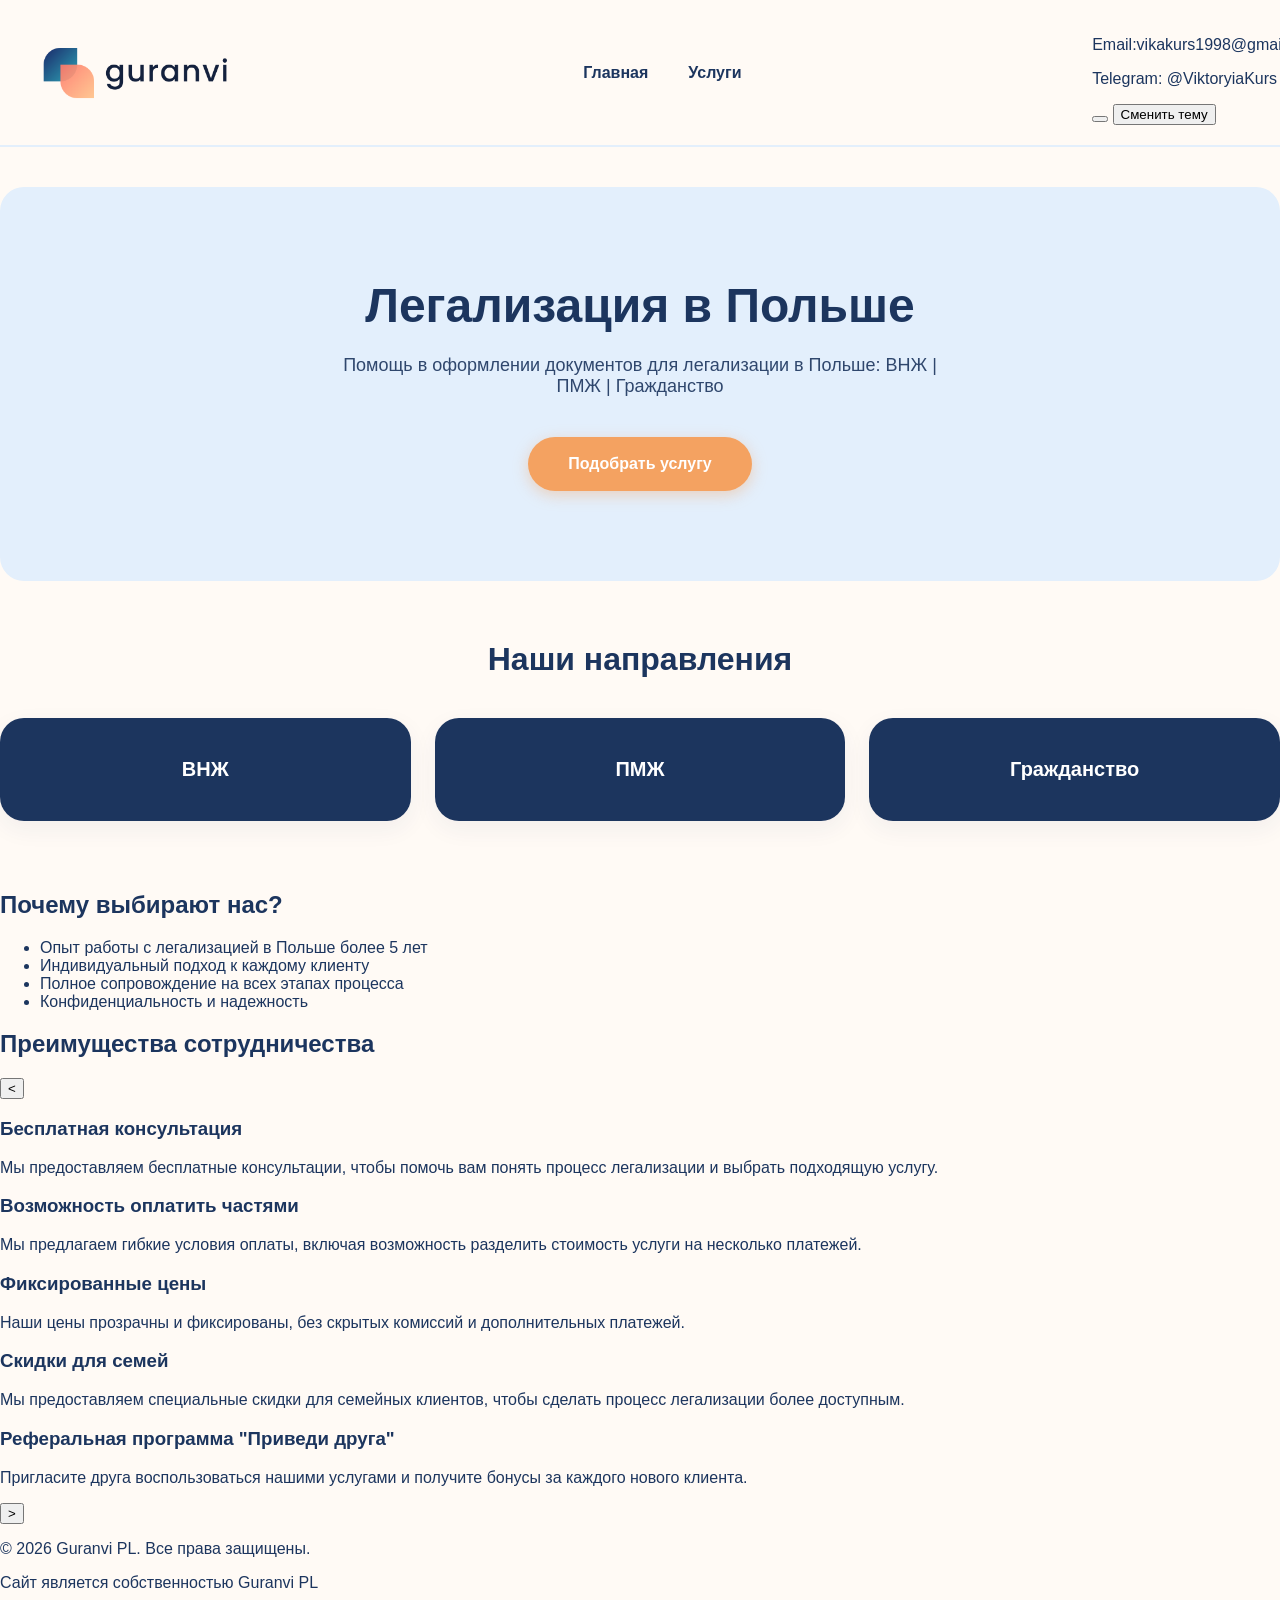
<file: index.html>
<!DOCTYPE html>
<html lang="ru">
<head>
    <meta charset="UTF-8">
    <meta name="viewport" content="width=device-width, initial-scale=1.0">
    <title>Легализация в Польше</title>
    <link rel="stylesheet" href="style.css">
    <link rel="icon" type="image/svg+xml" href="images/guranvi-icon.svg">
</head>
<body>
   <header>
    <a href="index.html" class="logo"><img src="images/guranvi-logo.png" alt="Логотип Guranvi"></a>
    <nav>
        <ul>
            <li><a href="index.html">Главная</a></li>
            <li><a href="catalog.html">Услуги</a></li>
        </ul>
    </nav>
    <div class="header-actions">
        <p>Email:vikakurs1998@gmail.com</p>
        <p>Telegram: @ViktoryiaKurs</p>
        <button class="burger-menu" aria-label="Открыть меню"></button>
        <span></span>
        <span></span>
        <span></span>
    </button>
        <button id="theme-toggle">Сменить тему</button>
    </div>
   </header> 
   <main>
    <section class="hero-section">
        <h1>Легализация в Польше</h1>
        <p>Помощь в оформлении документов для легализации в Польше: ВНЖ | ПМЖ | Гражданство</p>
    <a href="catalog.html" class="cta-button">Подобрать услугу</a>
    </section>
    <section class="services-buttons-section">
        <h2>Наши направления</h2>
    <div class="services-grid">
        <a href="catalog.html?category=vnzh" class="service-btn">ВНЖ</a>
        <a href="catalog.html?category=pmzh" class="service-btn">ПМЖ</a>
        <a href="catalog.html?category=grazhdanstvo" class="service-btn">Гражданство</a>
    </div>
    </section>
    <section class="advantages-section">
        <h2>Почему выбирают нас?</h2>
        <ul>
            <li>Опыт работы с легализацией в Польше более 5 лет</li>
            <li>Индивидуальный подход к каждому клиенту</li>
            <li>Полное сопровождение на всех этапах процесса</li>
            <li>Конфиденциальность и надежность</li>
        </ul>
    </section>
    <section class="cooperation-advantages-section">
        <h2>Преимущества сотрудничества</h2>
        <div class="slider-container">
<button class="slider-btn prev-btn" aria-label="Предыдущий слайд">&lt;</button>
<div class="slider-track">
    <div class="slide active">
        <h3>Бесплатная консультация</h3>
        <p>Мы предоставляем бесплатные консультации, чтобы помочь вам понять процесс легализации и выбрать подходящую услугу.</p>
    </div>
    <div class="slide">
        <h3>Возможность оплатить частями</h3>
        <p>Мы предлагаем гибкие условия оплаты, включая возможность разделить стоимость услуги на несколько платежей.</p>
    </div>
    <div class="slide">
        <h3>Фиксированные цены</h3>
        <p>Наши цены прозрачны и фиксированы, без скрытых комиссий и дополнительных платежей.</p>
    </div>
    <div class="slide">
        <h3>Скидки для семей</h3>
        <p>Мы предоставляем специальные скидки для семейных клиентов, чтобы сделать процесс легализации более доступным.</p>
    </div>
    <div class="slide">
        <h3>Реферальная программа "Приведи друга"</h3>
        <p>Пригласите друга воспользоваться нашими услугами и получите бонусы за каждого нового клиента.</p>
    </div>
<button class="slider-btn next-btn" aria-label="Следующий слайд">&gt;</button>
</div>
<div class="slider-dots">
    <span class="dot active"></span>
    <span class="dot"></span>
    <span class="dot"></span>
    <span class="dot"></span>
    <span class="dot"></span>
</div> 
    </section>
    </main>
    <footer>
    <p>&copy; 2026 Guranvi PL. Все права защищены.</p>
    <p>Сайт является собственностью Guranvi PL</p>
    </footer>
    <script src="script.js"></script>
</body>
</html>
</file>
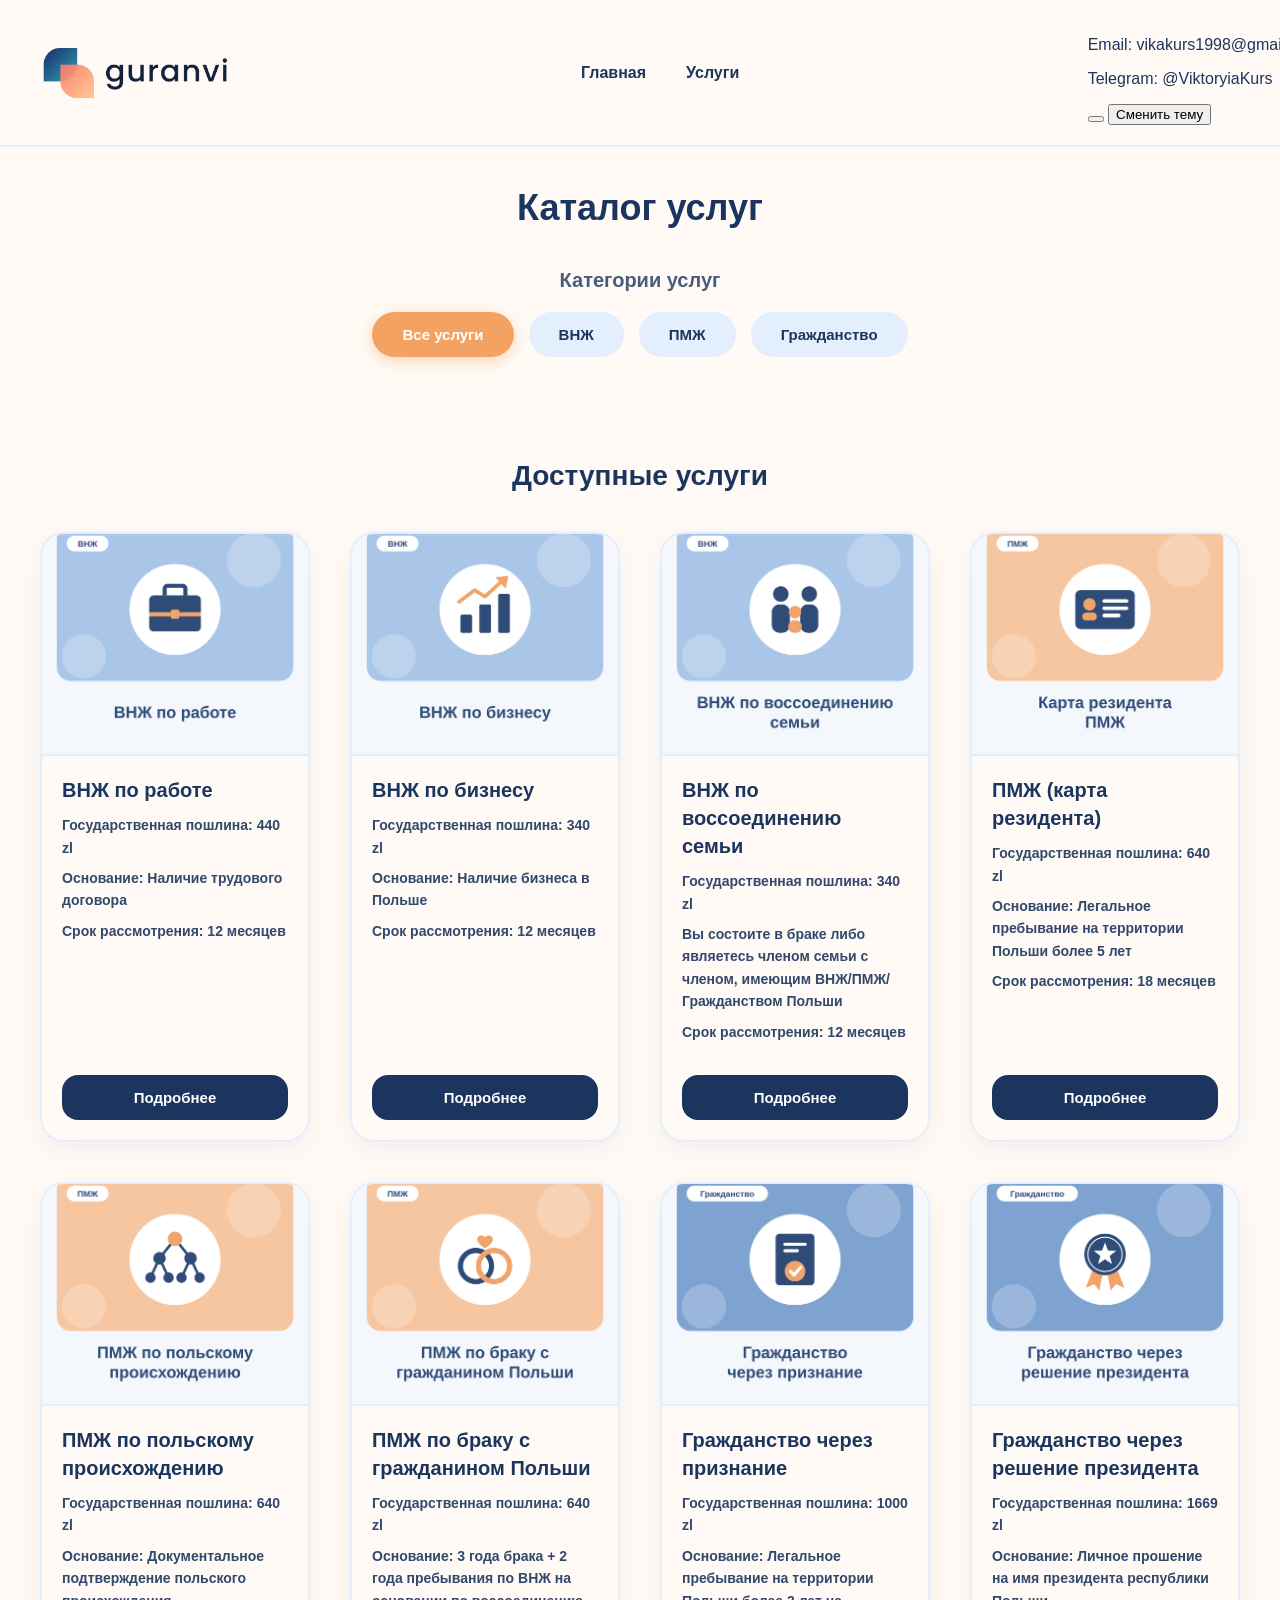
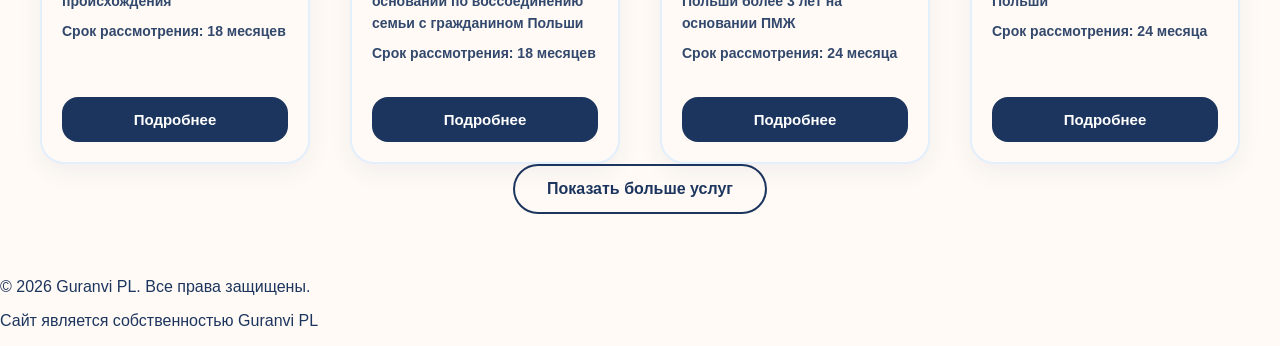
<file: catalog.html>
<!DOCTYPE html>
<html lang="ru">
<head>
    <meta charset="UTF-8">
    <meta name="viewport" content="width=device-width, initial-scale=1.0">
    <title>Каталог услуг | Легализация в Польше</title>
    <link rel="stylesheet" href="style.css">
    <link rel="icon" type="image/svg+xml" href="images/guranvi-icon.svg">
</head>
<body>
    <header>
        <a href="index.html" class="logo"><img src="images/guranvi-logo.png" alt="Логотип Guranvi"></a>
    <nav>
        <ul>
            <li><a href="index.html">Главная</a></li>
            <li><a href="catalog.html">Услуги</a></li>
        </ul>
    </nav>
    <div class="header-actions">
        <p>Email: vikakurs1998@gmail.com</p>
        <p>Telegram: @ViktoryiaKurs</p>
        <button class="burger-menu" aria-label="Открыть меню"></button>
        <span></span>
        <span></span>
        <span></span>
        </button>
        <button id="theme-toggle">Сменить тему</button>
    </div>
    </header>
    <main>
        <h1>Каталог услуг</h1>
        <section class="services-filters">
            <h2>Категории услуг</h2>
           <div class="filter-buttons">
    <button class="filter-btn active" data-filter="all">Все услуги</button>
    <button class="filter-btn" data-filter="vnzh">ВНЖ</button>
    <button class="filter-btn" data-filter="pmzh">ПМЖ</button>
    <button class="filter-btn" data-filter="grazhdanstvo">Гражданство</button>
</div>
        </section>
        <section class="catalog-grid-section">
            <h2>Доступные услуги</h2>
            <div class="catalog-grid" id="catalog-container">
                <article class="service-card" data-category="vnzh">
                    <img src="images/01-vnzh-rabota.png" alt="ВНЖ по работе" class="card-img">
                    <h3>ВНЖ по работе</h3>
                    <ul class="service-parameters">
                        <li><strong>Государственная пошлина: 440 zl</strong></li>
                        <li><strong>Основание: Наличие трудового договора</strong></li>
                        <li><strong>Срок рассмотрения: 12 месяцев</strong></li>
                    </ul>
                    <button class="card-btn">Подробнее</button>
                </article>
                <article class="service-card" data-category="vnzh">
                    <img src="images/02-vnzh-biznes.png" alt="ВНЖ по бизнесу" class="card-img">
                    <h3>ВНЖ по бизнесу</h3>
                    <ul class="service-parameters">
                        <li><strong>Государственная пошлина: 340 zl</strong></li>
                        <li><strong>Основание: Наличие бизнеса в Польше</strong></li>
                        <li><strong>Срок рассмотрения: 12 месяцев</strong></li>
                    </ul>
                    <button class="card-btn">Подробнее</button>
                </article>
            <article class="service-card" data-category="vnzh">
                    <img src="images/03-vnzh-semya.png" alt="ВНЖ по воссоединению семьи" class="card-img">
                    <h3>ВНЖ по воссоединению семьи</h3>
                    <ul class="service-parameters">
                        <li><strong>Государственная пошлина: 340 zl</strong></li>
                        <li><strong>Вы состоите в браке либо являетесь членом семьи с членом, имеющим ВНЖ/ПМЖ/Гражданством Польши</strong></li>
                        <li><strong>Срок рассмотрения: 12 месяцев</strong></li>
                    </ul>
                    <button class="card-btn">Подробнее</button>
                </article>
            <article class="service-card" data-category="pmzh">
                <img src="images/04-karta-rezidenta.png" alt="ПМЖ (карта резидента)" class="card-img">
                <h3>ПМЖ (карта резидента)</h3>
                <ul class="service-parameters">
                    <li><strong>Государственная пошлина: 640 zl</strong></li>
                    <li><strong>Основание: Легальное пребывание на территории Польши более 5 лет</strong></li>
                    <li><strong>Срок рассмотрения: 18 месяцев</strong></li>
                </ul>
                <button class="card-btn">Подробнее</button>
            </article>
            <article class="service-card" data-category="pmzh">
                <img src="images/05-pmzh-proishozhdenie.png" alt="ПМЖ по польскому происхождению" class="card-img">
                <h3>ПМЖ по польскому происхождению</h3>
                <ul class="service-parameters">
                    <li><strong>Государственная пошлина: 640 zl</strong></li>
                    <li><strong>Основание: Документальное подтверждение польского происхождения</strong></li>
                    <li><strong>Срок рассмотрения: 18 месяцев</strong></li>
                </ul>
                <button class="card-btn">Подробнее</button>
            </article>
            <article class="service-card" data-category="pmzh">
                <img src="images/06-pmzh-brak.png" alt="ПМЖ по браку с гражданином Польши" class="card-img">
                <h3>ПМЖ по браку с гражданином Польши</h3>
                <ul class="service-parameters">
                    <li><strong>Государственная пошлина: 640 zl</strong></li>
                    <li><strong>Основание: 3 года брака + 2 года пребывания по ВНЖ на основании по воссоединению семьи с гражданином Польши</strong></li>
                    <li><strong>Срок рассмотрения: 18 месяцев</strong></li>
                </ul>
                <button class="card-btn">Подробнее</button>
            </article>
            <article class="service-card" data-category="grazhdanstvo">
                <img src="images/07-grazhdanstvo-priznanie.png" alt="Гражданство через признание" class="card-img">
                <h3>Гражданство через признание</h3>
                <ul class="service-parameters">
                    <li><strong>Государственная пошлина: 1000 zl</strong></li>
                    <li><strong>Основание: Легальное пребывание на территории Польши более 3 лет на основании ПМЖ</strong></li>
                    <li><strong>Срок рассмотрения: 24 месяца</strong></li>
                </ul>
                <button class="card-btn">Подробнее</button>
            </article>
            <article class="service-card" data-category="grazhdanstvo">
                <img src="images/08-grazhdanstvo-prezident.png" alt="Гражданство через решение президента" class="card-img">
                <h3>Гражданство через решение президента</h3>
                <ul class="service-parameters">
                    <li><strong>Государственная пошлина: 1669 zl</strong></li>
                    <li><strong>Основание: Личное прошение на имя президента  республики Польши</strong></li>
                    <li><strong>Срок рассмотрения: 24 месяца</strong></li>
                </ul>
                <button class="card-btn">Подробнее</button>
            </article>
            </div>
            <div class="catalog-more-container">
                <button class="load-more-btn">Показать больше услуг</button>
            </div>
        </section>
    </main>
    <footer>
        <p>&copy; 2026 Guranvi PL. Все права защищены.</p>
        <p>Сайт является собственностью Guranvi PL</p>
    </footer>
    <script src="script.js"></script>
</body>
</html>
</file>
<file: style.css>
:root {
    --bg-color: #fffaf5;
    --bg-light-blue: #e3effc;
    --text-color: #1c355e;
    --accent-blue: #2a5298;
    --card-shadow:rgba(28, 53, 94, 0.06);
}
[data-theme="dark"] {
    --bg-color: #1e1e1e;
    --text-color: #f0f0f0;
    --accent-color: #1E90FF;
}
body {
    background-color: var(--bg-color);
    color: var(--text-color);
    font-family: Arial, sans-serif;
    margin: 0;
    padding: 0;
}
[data-theme="dark"] .logo img {
    filter: brightness(0) invert(1);
    opacity: 0.9;
}
.hero-section {
    display: flex;
    flex-direction: column;
    align-items: center;
    text-align: center;
    padding: 90px 20px;
    background-color: var(--bg-light-blue);
    border-radius: 24px;
    margin-top: 40px;
    margin-bottom: 60px;
}
.hero-section h1 {
    font-size: 48px;
    margin: 0 0 20px 0;
    color: var(--text-color);
    line-height: 1.2;
}
.hero-section p {
    font-size: 18px;
    max-width: 600px;
    margin: 0 0 40px 0;
    opacity: 0.9;
}
.cta-button {
    display: inline-block;
    background-color: #f4a261;
    color: #ffffff;
    text-decoration: none;
    padding: 18px 40px;
    font-size: 16px;
    font-weight: 700;
    border-radius: 30px;
    box-shadow: 0 4px 15px rgba(244, 162, 97, 0.4);
    transition: all 0.2s ease;
}
.cta-button:hover {
    transform: translateY(-3px);
    box-shadow: 0 6px 20px rgba(244, 162, 97, 0.6);
    background-color: #e28f4b;
}
.services-buttons-section {
    margin-bottom: 70px;
}
.services-buttons-section h2 {
    text-align: center;
    font-size: 32px;
    color: var(--text-color);
    margin-bottom: 40px;
}
.services-grid {
    display: grid;
    grid-template-columns: repeat(3, 1fr);
    gap: 24px;
}
.service-btn {
    display: flex;
   align-items: center;
    justify-content: center;
    text-align: center;
    background-color: var(--text-color);
    color: #ffffff;
    text-decoration: none;
    padding: 40px 24px;
    font-size: 20px;
    font-weight: 700;
    border-radius: 24px;
    box-shadow: 0 8px 24px var(--card-shadow);
    transition: all 0.3s cubic-bezier(0.4, 0, 0.2, 1);
}
.service-btn:hover {
    background-color: #e28f4b;
    color: #ffffff;
    transform: translateY(-5px);
    box-shadow: 0 12px 30px rgba(234, 124, 7, 0.7);
}
header {
    display: flex;
    align-items: center;
    justify-content: space-between;
    padding: 20px 40px;
    background-color: var(--bg-color);
    border-bottom: 2px solid var(--bg-light-blue);
    width: 100%;
}
header .logo img {
    height: 60px;
    width: auto;
    display: block;
}
header nav ul {
    flex-direction: row;
    list-style: none;
    display: flex;
    gap: 40px;
    margin: 0;
    padding: 0;
}
header nav ul li a {
    text-decoration: none;
    color: var(--text-color);
    font-weight: 700;
    transition: color 0.2s ease;
    font-size: 16px;
}
header nav ul li a:hover {
    color: var(--accent-orange);
}
header.header-actions {
    display: flex;
    flex-direction: column;
    align-items: flex-end;
    gap: 4px;
}
header.header-actions p {
    margin: 0;
    font-size: 14px;
    font-weight: 600;
}
header.burger-menu {
    display: none;
}
theme-toggle {
margin-top: 8px;
background-color: var(--text-color);
color: #ffffff;
border: none;
padding: 8px 16px;
border-radius: 20px;
cursor: pointer;
font-size: 13px;
font-weight: 600;
transition: background-color 0.2s;
}
theme-toggle:hover {
    background-color: var(--accent-orange);
}
main h1 {
    font-size: 36px;
    text-align: center;
    color: var(--text-color);
    margin: 40px 0;
}
.catalog-grid {
    display: grid;
    grid-template-columns: repeat(4, 1fr);
    gap: 40px;
    justify-content: center;
    align-items: stretch;
}
.catalog-grid-section {
    max-width: 1200px;
    margin: 0 auto;
    padding: 40px 20px;
}
.catalog-grid-section h2 {
    text-align: center;
    color: var(--text-color);
    margin-bottom: 40px;
    font-size: 28px;
}
.service-card {
    background-color: var(--bg-color);
    border: 2px solid var(--bg-light-blue);
    border-radius: 24px;
    overflow: hidden;
    display: flex;
    flex-direction: column;
    box-shadow: 0 8px 24px var(--card-shadow);
    transition: transform 0.3s ease, box-shadow 0.3s ease, border-color 0.3s ease;
}
.service-card:hover {
    transform: translateY(-6px);
     box-shadow: 0 12px 30px rgba(28, 53, 94, 0.12);
    border-color: var(--accent-orange);
}
.card-img {
    width: 100%;
    height: 220px;
    object-fit: cover;
    border-bottom: 2px solid var(--bg-light-blue);
}
.service-card h3 {
    font-size: 20px;
    color: var(--text-color);
    margin: 20px 20px 10px 20px;
    line-height: 1.4;
}
.service-parameters {
    list-style: none;
    padding: 0;
    margin: 0 20px 24px 20px;
    font-size: 14px;
    line-height: 1.6;
    flex-grow: 1;
}
.service-parameters li {
    margin-bottom: 8px;
    color: var(--text-color);
    opacity: 0.9;
}
.service-parameters li strong {
    color: var(--text-color);
    font-weight: 700;
}
.card-btn {
    background-color: var(--text-color);
    color: #ffffff;
    border: none;
    padding: 14px;
    margin: 0 20px 20px 20px;
    font-size: 15px;
    font-weight: 700;
    border-radius: 16px;
    cursor: pointer;
    transition: all 0.2s ease;
}
.card-btn:hover {
    background-color: #f4a261 !important;
    color: #ffffff !important;
    box-shadow: 0 4px 12px rgba(244, 162, 97, 0.3);
}
.catalog-more-container {
    display: flex;
    justify-content: center;
    margin-bottom: 8px;
}

.load-more-btn {
    background-color: transparent;
    color: var(--text-color);
    border: 2px solid var(--text-color);
    padding: 14px 32px;
    font-size: 16px;
    font-weight: 700;
    border-radius: 30px;
    cursor: pointer;
    transition: all 0.2s ease;
}

.load-more-btn:hover {
    background-color: var(--text-color);
    color: #ffffff;
}
.services-filters {
    margin-bottom: 40px;
    text-align: center;
}
.services-filters h2 {
    font-size: 20px;
    color: var(--text-color);
    margin-bottom: 20px;
    opacity: 0.8;
}
.filter-buttons {
    display: flex;
    justify-content: center;
    gap: 15px;
    flex-wrap: wrap;
}
.filter-btn {
    background-color: var(--bg-light-blue) !important;
    color: var(--text-color) !important;
    border: 2px solid transparent !important;
    padding: 12px 28px !important;
    font-size: 15px !important;
    font-weight: 700 !important;
    border-radius: 30px !important;
    cursor: pointer !important;
    transition: all 0.25s ease !important;
}
.filter-btn:hover {
    background-color: #b2c6df !important;
    color: var(--text-color) !important;
}
.filter-buttons button.filter-btn.active {
    background-color: #f4a261 !important;
    color: #ffffff !important;
    box-shadow: 0 4px 15px rgba(244, 162, 97, 0.4) !important;
}
</file>
